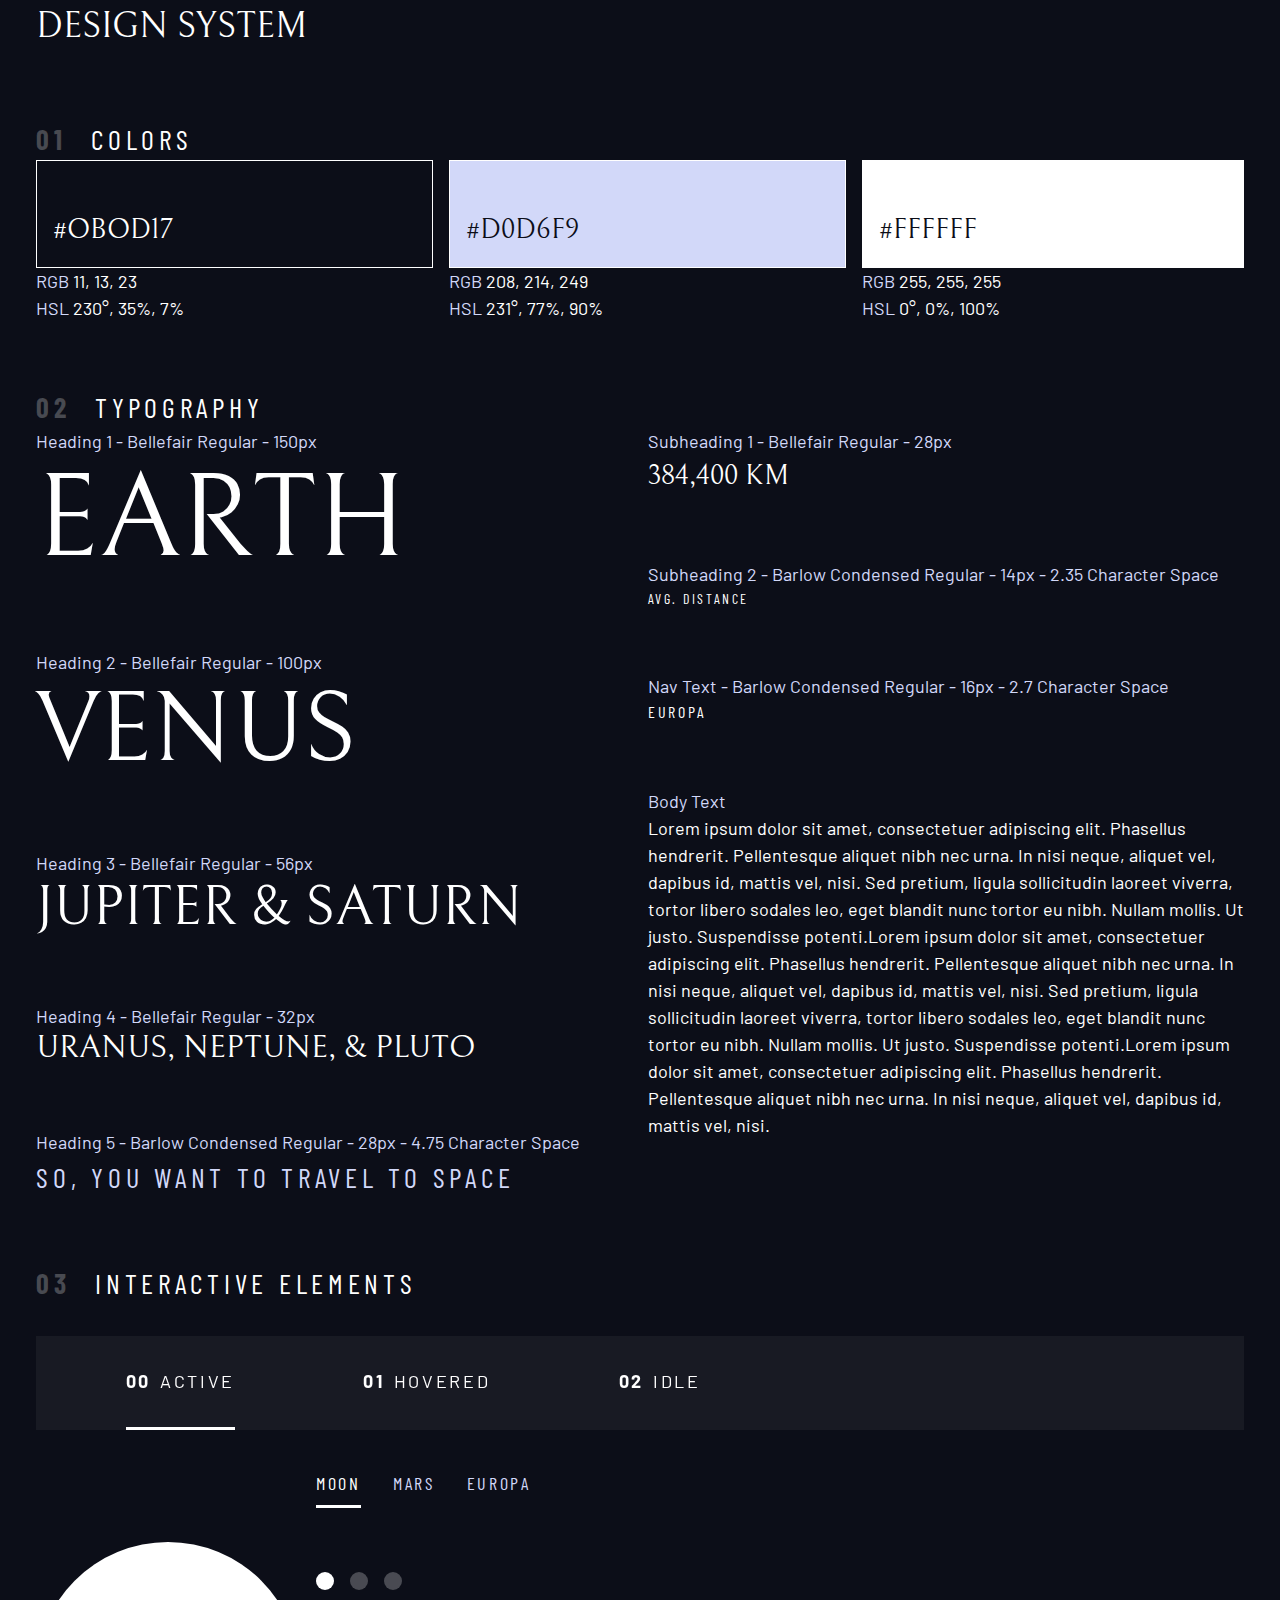
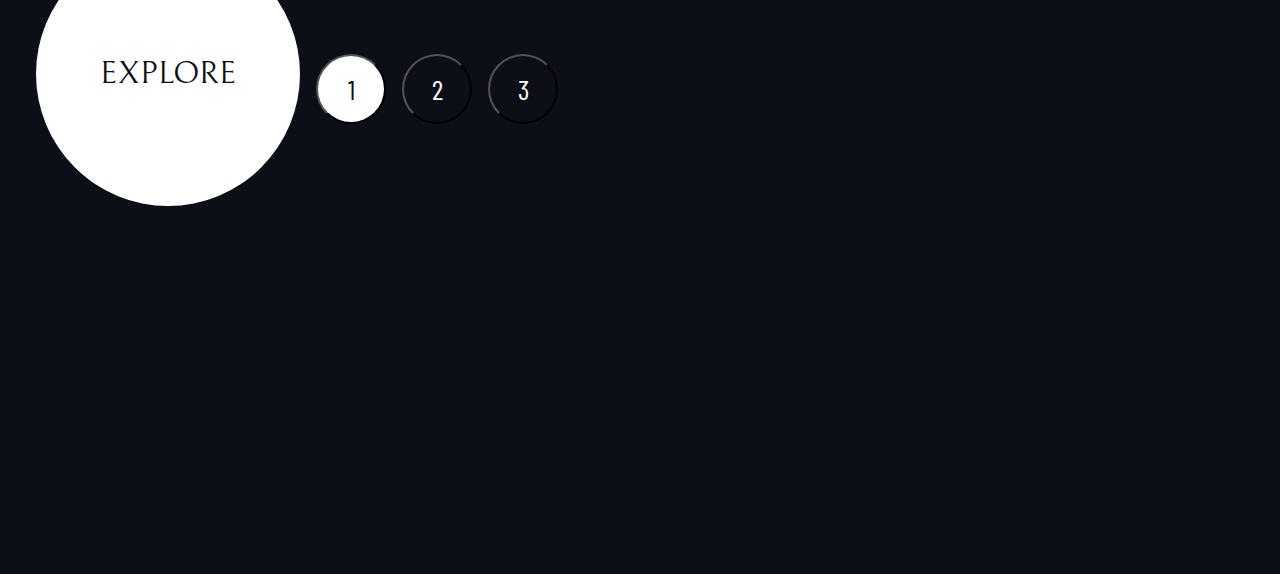
<file: design.html>
<!DOCTYPE html>
<html lang="en">
  <head>
    <meta charset="UTF-8" />
    <link rel="preconnect" href="https://fonts.googleapis.com" />
    <link rel="preconnect" href="https://fonts.gstatic.com" crossorigin />
    <link
      href="https://fonts.googleapis.com/css2?family=Barlow+Condensed:wght@400;700&family=Bellefair&family=Barlow:wght@400;700&display=swap"
      rel="stylesheet"
    />
    <link rel="stylesheet" href="index.css" />
    <meta name="viewport" content="width=device-width, initial-scale=1.0" />
    <title>Design System</title>
  </head>
  <body>
    <div class="container">
      <h1 class="ff-serif uppercase">Design System</h1>

      <section id="colors" style="margin: 4rem 0">
        <h2 class="numbered-title"><span>01</span> colors</h2>
        <div class="flex">
          <div style="flex-grow: 1">
            <div
              class="bg-dark text-white ff-serif fs-500"
              style="padding: 3rem 1rem 1rem; border: 1px solid white"
            >
              #OBOD17
            </div>
            <p><span class="text-accent">RGB</span> 11, 13, 23</p>
            <p><span class="text-accent">HSL</span> 230°, 35%, 7%</p>
          </div>

          <div style="flex-grow: 1">
            <div
              class="bg-accent text-dark ff-serif fs-500"
              style="padding: 3rem 1rem 1rem; border: 1px solid white"
            >
              #D0D6F9
            </div>

            <p><span class="text-accent">RGB</span> 208, 214, 249</p>
            <p><span class="text-accent">HSL</span> 231°, 77%, 90%</p>
          </div>

          <div style="flex-grow: 1">
            <div
              class="bg-white text-dark ff-serif fs-500"
              style="padding: 3rem 1rem 1rem; border: 1px solid white"
            >
              #FFFFFF
            </div>

            <p><span class="text-accent">RGB</span> 255, 255, 255</p>
            <p><span class="text-accent">HSL</span> 0°, 0%, 100%</p>
          </div>
        </div>
      </section>

      <section id="typography" style="margin: 4rem 0">
        <h2 class="numbered-title"><span>02 </span>Typography</h2>
        <div class="flex">
          <div class="flow" style="flex-basis: 100%; --flow-space: 4rem">
            <div>
              <p class="text-accent">Heading 1 - Bellefair Regular - 150px</p>
              <p class="fs-900 ff-serif uppercase">Earth</p>
            </div>
            <div>
              <p class="text-accent">Heading 2 - Bellefair Regular - 100px</p>
              <p class="fs-800 ff-serif uppercase">Venus</p>
            </div>
            <div>
              <p class="text-accent">Heading 3 - Bellefair Regular - 56px</p>
              <p class="fs-700 ff-serif uppercase">Jupiter & Saturn</p>
            </div>
            <div>
              <p class="text-accent">Heading 4 - Bellefair Regular - 32px</p>
              <p class="fs-600 ff-serif uppercase">Uranus, Neptune, & Pluto</p>
            </div>
            <div>
              <p class="text-accent">
                Heading 5 - Barlow Condensed Regular - 28px - 4.75 Character
                Space
              </p>
              <p
                class="text-accent fs-500 uppercase ff-sans-cond letter-spacing-1"
              >
                So, you want to travel to space
              </p>
            </div>
          </div>

          <div class="flow" style="flex-basis: 100%; --flow-space: 4rem">
            <div>
              <p class="text-accent">Subheading 1 - Bellefair Regular - 28px</p>
              <p class="fs-500 ff-serif">384,400 KM</p>
            </div>
            <div>
              <p class="text-accent">
                Subheading 2 - Barlow Condensed Regular - 14px - 2.35 Character
                Space
              </p>
              <p class="fs-200 ff-sans-cond uppercase letter-spacing-3">
                Avg. Distance
              </p>
            </div>
            <div>
              <p class="text-accent">
                Nav Text - Barlow Condensed Regular - 16px - 2.7 Character Space
              </p>
              <p class="fs-300 ff-sans-cond uppercase letter-spacing-2">
                Europa
              </p>
            </div>
            <div>
              <p class="text-accent">Body Text</p>
              <p>
                Lorem ipsum dolor sit amet, consectetuer adipiscing elit.
                Phasellus hendrerit. Pellentesque aliquet nibh nec urna. In nisi
                neque, aliquet vel, dapibus id, mattis vel, nisi. Sed pretium,
                ligula sollicitudin laoreet viverra, tortor libero sodales leo,
                eget blandit nunc tortor eu nibh. Nullam mollis. Ut justo.
                Suspendisse potenti.Lorem ipsum dolor sit amet, consectetuer
                adipiscing elit. Phasellus hendrerit. Pellentesque aliquet nibh
                nec urna. In nisi neque, aliquet vel, dapibus id, mattis vel,
                nisi. Sed pretium, ligula sollicitudin laoreet viverra, tortor
                libero sodales leo, eget blandit nunc tortor eu nibh. Nullam
                mollis. Ut justo. Suspendisse potenti.Lorem ipsum dolor sit
                amet, consectetuer adipiscing elit. Phasellus hendrerit.
                Pellentesque aliquet nibh nec urna. In nisi neque, aliquet vel,
                dapibus id, mattis vel, nisi.
              </p>
            </div>
          </div>
        </div>
      </section>
      <section class="flow" id="interactive-elements">
        <h2 class="numbered-title"><span>03</span> Interactive elements</h2>

        <!-- navigation -->
        <div>
          <nav>
            <ul
              class="primary-navigation underline-indicators flex"
              style="--gap: 8rem"
            >
              <li class="active">
                <a class="uppercase text-white letter-spacing-2" href="#"
                  ><span>00</span>Active</a
                >
              </li>
              <li>
                <a class="uppercase text-white letter-spacing-2" href="#"
                  ><span>01</span>Hovered</a
                >
              </li>
              <li>
                <a class="uppercase text-white letter-spacing-2" href="#"
                  ><span>02</span>Idle</a
                >
              </li>
            </ul>
          </nav>
        </div>

        <div class="flex">
          <div style="margin-top: 5rem">
            <!-- explore button -->
            <a
              href="#"
              class="large-button uppercase ff-serif text-dark bg-white fs-600"
              >Explore</a
            >
          </div>

          <div class="flow" style="margin-bottom: 50vh; --flow-space: 4rem">
            <!-- Tabs -->
            <div class="tab-list underline-indicators flex">
              <button
                aria-selected="true"
                class="btn uppercase text-accent letter-spacing-2 ff-sans-cond bg-dark"
              >
                Moon
              </button>
              <button
                aria-selected="false"
                class="btn uppercase text-accent letter-spacing-2 ff-sans-cond bg-dark"
              >
                Mars
              </button>
              <button
                aria-selected="false"
                class="btn uppercase text-accent letter-spacing-2 ff-sans-cond bg-dark"
              >
                Europa
              </button>
            </div>
            <!-- Dots -->
            <div class="dot-indicators flex">
              <button aria-selected="true">
                <span class="sr-only">Slide title</span>
              </button>
              <button aria-selected="false">
                <span class="sr-only">Slide title</span>
              </button>
              <button aria-selected="false">
                <span class="sr-only">Slide title</span>
              </button>
            </div>
            <!-- Numbers -->
            <div class="numb-btns flex">
              <button
                aria-selected="true"
                class="fs-500 round-btn text-white bg-dark ff-sans-cond"
              >
                1
              </button>
              <button
                aria-selected="false"
                class="fs-500 round-btn text-white bg-dark ff-sans-cond"
              >
                2
              </button>
              <button
                aria-selected="false"
                class="fs-500 round-btn text-white bg-dark ff-sans-cond"
              >
                3
              </button>
            </div>
          </div>
        </div>
      </section>
    </div>
  </body>
</html>
</file>
<file: index.css>
/* custom properties */

:root {
    /* colors */
    --clr-dark: 230 35% 7%;
    --clr-light: 231 77% 90%;
    --clr-white: 0 0% 100%;

    /* fonts */
    --fs-900: clamp(5rem, 8vw + 1rem, 9.375rem);
    --fs-800: 3.5rem;
    --fs-700: 1.5rem;
    --fs-600: 1rem;
    --fs-500: 1rem;
    --fs-400: 0.935rem;
    --fs-300: 1rem;
    --fs-200: 0.875rem;

    /* font-families */
    --ff-serif: "Bellefair", serif;
    --ff-sans-cond: "Barlow Condensed", sans-serif;
    --ff-sans-normal: "Barlow", sans-serif;
}

@media (min-width:35em) {
    :root {
        --fs-800: 5rem;
        --fs-700: 2.5rem;
        --fs-600: 1.5rem;
        --fs-500: 1.25rem;
        --fs-400: 1rem;
    }
}

@media (min-width:45em) {
    :root {
        --fs-800: 6.25rem;
        --fs-700: 3.5rem;
        --fs-600: 2rem;
        --fs-500: 1.75rem;
        --fs-400: 1.125rem;
    }
}

/* box sizing */
*,
*::before,
*::after {
    box-sizing: border-box;
}

/* reset margins */
body,
h1,
h2,
h3,
h4,
h5,
p,
figure,
picture {
    margin: 0;
}

h1,
h2,
h3,
h4,
h5,
p {
    font-weight: 400;
}

/* set up the body */
body {
    font-family: var(--ff-sans-normal);
    font-size: var(--fs-400);
    color: hsl(var(--clr-white));
    background-color: hsl(var(--clr-dark));
    line-height: 1.5;
    min-height: 100vh;

    display: grid;
    grid-template-rows: min-content 1fr;

    overflow-x: hidden;
}

/*  make images easier to work with */
img,
picture {
    max-width: 100%;
    display: block;
}

/* make forms easier to work with */
input,
button,
textarea,
select {
    font: inherit;
}

/* remove animations for people who've turned them off */
@media (prefers-reduced-motion: reduce) {

    *,
    *::before,
    *::after {
        animation-duration: 0.01ms !important;
        animation-iteration-count: 1 !important;
        transition-duration: 0.01ms !important;
        scroll-behavior: auto !important;
    }
}

/* Utility classses */

/* general */
.flex {
    display: flex;
    gap: var(--gap, 1rem);
}

.grid {
    display: grid;
    gap: var(--gap, 1rem);
}

.d-block {
    display: block;
}

.flow>*:where(:not(:first-child)) {
    margin-top: var(--flow-space, 1rem);
}

.flow-space--small {
    --flow-space: 0.75rem
}

.container {
    padding-inline: 2em;
    margin-inline: auto;
    max-width: 80rem;
}


.sr-only {
    position: absolute;
    width: 1px;
    height: 1px;
    padding: 0;
    margin: -1px;
    overflow: hidden;
    clip: rect(0, 0, 0, 0);
    white-space: nowrap;
    /* added line */
    border: 0;
}

.skip-to-content {
    position: absolute;
    z-index: 9999;
    background: hsl(var(--clr-white));
    color: hsl(var(--clr-dark));
    padding: .5em 1em;
    margin-inline: auto;
    transform: translateY(-100%);
    transition: transform 250ms ease-in;
}

.skip-to-content:focus {
    transform: translateY(0);
}

/* colors */

.bg-dark {
    background-color: hsl(var(--clr-dark));
}

.bg-accent {
    background-color: hsl(var(--clr-light));
}

.bg-white {
    background-color: hsl(var(--clr-white));
}

.text-dark {
    color: hsl(var(--clr-dark));
}

.text-accent {
    color: hsl(var(--clr-light));
}

.text-white {
    color: hsl(var(--clr-white));
}

/* typography */


.ff-serif {
    font-family: var(--ff-serif);
}

.ff-sans-cond {
    font-family: var(--ff-sans-cond);
}

.ff-sans-normal {
    font-family: var(--ff-sans-normal);
}

.letter-spacing-1 {
    letter-spacing: 4.75px;
}

.letter-spacing-2 {
    letter-spacing: 2.7px;
}

.letter-spacing-3 {
    letter-spacing: 2.35px;
}

.uppercase {
    text-transform: uppercase;
}

.fs-900 {
    font-size: var(--fs-900);
}

.fs-800 {
    font-size: var(--fs-800);
}

.fs-700 {
    font-size: var(--fs-700);
}

.fs-600 {
    font-size: var(--fs-600);
}

.fs-500 {
    font-size: var(--fs-500);
}

.fs-400 {
    font-size: var(--fs-400);
}

.fs-300 {
    font-size: var(--fs-300);
}

.fs-200 {
    font-size: var(--fs-200);
}

.fs-900,
.fs-800,
.fs-700,
.fs-600 {
    line-height: 1.1;
}

.numbered-title {
    font-size: var(--fs-500);
    font-family: var(--ff-sans-cond);
    letter-spacing: 4.72px;
    text-transform: uppercase;
}

.numbered-title span {
    color: hsl(var(--clr-white) / .25);
    margin-right: 0.5em;
    font-weight: 700;
}

/*  components  */

.large-button {
    font-size: 2rem;
    position: relative;
    display: inline-grid;
    z-index: 1;
    place-items: center;
    aspect-ratio: 1;
    border-radius: 50%;
    padding: 0 2em;
    text-decoration: none;
}

.large-button::after {
    content: '';
    position: absolute;
    z-index: -1;
    background: hsl(var(--clr-white) / .15);
    width: 100%;
    height: 100%;
    border-radius: 50%;
    opacity: 0;
    transition: opacity 500ms linear, transform 750ms ease-in-out;
}

.large-button:hover::after,
.large-button:focus::after {
    opacity: 1;
    transform: scale(1.5);
}

/* primary header */

.logo {
    margin: 1.5rem clamp(1.5rem, 5vw, 3.5rem);
}

.primary-header {
    justify-content: space-between;
    align-items: center;
}

.primary-navigation {
    --gap: clamp(1.5rem, 5vw, 3.5rem);
    --underline-gap: 2rem;
    list-style: none;
    padding: 0;
    margin: 0;
    backdrop-filter: blur(1.5rem);
    background: hsl(var(--clr-white) / .05);
}

.primary-navigation a {
    text-decoration: none;
}

.primary-navigation a>span {
    font-weight: 700;
    margin-right: 0.5em;
}

.mobile-nav-toggle {
    display: none;
}

@media (max-width: 35rem) {
    .primary-navigation {
        --underline-gap: 0.5rem;
        position: fixed;
        z-index: 100;
        inset: 0 0 0 30%;
        list-style: none;
        padding: min(20rem, 15vh) 2rem;
        margin: 0;
        flex-direction: column;
        transform: translateX(100%);
        transition: transform 0.2s ease-in-out;
    }

    .primary-navigation[data-visible="true"] {
        transform: translateX(0);

    }

    .primary-navigation.underline-indicators>.active {
        border: 0;
    }

    .mobile-nav-toggle {
        display: block;
        position: absolute;
        z-index: 200;
        right: 1rem;
        top: 2rem;
        background: transparent;
        background-image: url(/assets/shared/icon-hamburger.svg);
        background-repeat: no-repeat;
        background-position: center;
        width: 1.5rem;
        aspect-ratio: 1;
        border: 0;
    }

    .mobile-nav-toggle[aria-expanded="true"] {
        background-image: url(/assets/shared/icon-close.svg);
    }


    .mobile-nav-toggle:focus-visible {
        outline: 5px solid white;
        outline-offset: 5px;
    }
}

@media (min-width: 35em) {
    .primary-navigation {
        padding-inline: clamp(3rem, 7vw, 7rem);
    }
}

@media (min-width: 35em) and (max-width:44.999em) {
    .primary-navigation a>span {
        display: none;
    }
}

@media (min-width: 45em) {
    .primary-header::after {
        content: '';
        display: block;
        position: relative;
        height: 1px;
        width: 100%;
        background: hsl(var(--clr-white) / .25);
        margin-right: -2.5rem;
        order: 1;
    }

    nav {
        order: 2;
    }

    .primary-navigation {
        margin-block: 2rem;
    }
}

.underline-indicators>* {
    padding: var(--underline-gap, 0.5rem) 0;
    border: 0;
    cursor: pointer;
    border-bottom: 0.2rem solid hsl(var(--clr-light) / 0);
    background-color: transparent;
}

.underline-indicators>*:hover,
.underline-indicators>*:focus {
    border-color: hsl(var(--clr-white) / .5);
}

.underline-indicators>.active,
.underline-indicators>[aria-selected="true"] {
    border-color: hsl(var(--clr-white) / 1);
    color: hsl(var(--clr-white) / 1);
}

.tab-list {
    --gap: 2rem;
}

.dot-indicators>* {
    cursor: pointer;
    border: 0;
    border-radius: 50%;
    padding: .5em;
    background-color: hsl(var(--clr-white) / .25);
}

.dot-indicators>*:hover,
.dot-indicators>*:focus {
    background-color: hsl(var(--clr-white) / .5);
}

.dot-indicators>[aria-selected="true"] {
    background-color: hsl(var(--clr-white) / 1);
}


.numb-btns button {
    cursor: pointer;
    /* margin-left: 5em; */
    width: 70px;
    --gap: 2em;
    aspect-ratio: 1;
    border-radius: 50%;
    padding: 0 0.2em;
    text-decoration: none;
}

.numb-btns>*:hover,
.numb-btns>*:focus {
    border-color: hsl(var(--clr-white));
}

.numb-btns>[aria-selected="true"] {
    color: hsl(var(--clr-dark));
    background-color: hsl(var(--clr-white) / 1);
}

/* page specific bg*/
body {
    background-size: cover;
    background-position: bottom center;
}

/* home */

.home {
    background-image: url(/assets/home/background-home-mobile.jpg);
}

@media (min-width: 35rem) {
    .home {
        background-position: center center;
        background-image: url(/assets/home/background-home-tablet.jpg);
    }
}

@media (min-width: 45rem) {
    .home {
        background-image: url(/assets/home/background-home-desktop.jpg);
    }
}

/* destination */

.destination {
    background-image: url(/assets/home/background-destination-mobile.jpg);
}

@media (min-width: 35rem) {
    .destination {
        background-position: center center;
        background-image: url(/assets/home/background-destination-tablet.jpg);
    }
}

@media (min-width: 45rem) {
    .destination {
        background-image: url(/assets/home/background-destination-desktop.jpg);
    }
}

/* crew */

.crew {
    background-image: url(./assets/crew/background-crew-mobile.jpg);
}

@media (min-width: 35rem) {
    .crew {
        background-position: center center;
        background-image: url(./assets/crew/background-crew-tablet.jpg);
    }
}

@media (min-width: 45rem) {
    .crew {
        background-image: url(./assets/crew/background-crew-desktop.jpg);
    }
}

/* technology */
.technology {
    background-image: url(./assets/technology/background-technology-mobile.jpg);
}

@media (min-width: 35rem) {
    .technology {
        background-position: center center;
        background-image: url(./assets/technology/background-technology-tablet.jpg);
    }

}

@media (min-width: 45rem) {
    .technology {
        background-image: url(./assets/technology/background-technology-desktop.jpg);
    }
}

/* layout */

.grid-container {
    text-align: center;
    display: grid;
    place-items: center;
    padding-inline: 1rem;
    padding-bottom: 4rem;
}

.grid-container p:not([class]) {
    max-width: 50ch
}

.numbered-title {
    grid-area: title;
}

/*  destination layout */
.grid-container--destination {
    --flow-space: 2rem;
    grid-template-areas:
        'title'
        'image'
        'tabs'
        'content';
}

.grid-container--destination>picture {
    grid-area: image;
    max-width: 60%;
    align-self: flex-start;
}

.grid-container--destination>.tab-list {
    grid-area: tabs;
}

.grid-container--destination>.destination-info {
    grid-area: content;
}

.destination-meta {
    flex-direction: column;
    border-top: 1px solid hsl(var(--clr-white)) / .1;
    padding-top: 2.5rem;
    margin-top: 2.5rem;
}

destination-meta p {
    font-size: 1.75rem;
}

/* crew layout */

.grid-container--crew {
    --flow-space: 2rem;
    grid-template-areas:
        'title'
        'image'
        'tabs'
        'content';
}

.grid-container--crew>picture {
    grid-area: image;
    max-width: 60%;
    border-bottom: 1px solid hsl(var(--clr-white)) / .1;
}

.grid-container--crew>.dot-indicators {
    grid-area: tabs;
}

.grid-container--crew>.crew-details {
    grid-area: content;
}

.crew-details h2 {
    opacity: 0.5;
}

/* technology layout */

.grid-container--technology {
    --flow-space: 2rem;
    grid-template-areas:
        'title'
        'image'
        'tabs'
        'content';
}

.grid-container--technology>picture {
    grid-area: image;
    max-width: 100%;
}

.grid-container--technology>.numb-btns {
    grid-area: tabs;
}

.grid-container--technology>.technology-details {
    grid-area: content;
}

/* media */

@media (min-width:35em) {
    .numbered-title {
        justify-self: start;
        margin-top: 2rem;
    }

    .destination-meta {
        flex-direction: row;
        justify-content: space-evenly;
    }

    .grid-container--crew {
        padding-bottom: 0;
        grid-template-areas:
            'title'
            'content'
            'tabs'
            'image';
    }
}

@media (min-width:45em) {
    .grid-container {
        text-align: left;
        column-gap: var(--container-gap, 2rem);
        grid-template-columns: minmax(2rem, 1fr) repeat(2, minmax(0, 30rem)) minmax(2rem, 1fr);
    }

    .grid-container--home {
        padding-bottom: max(6rem, 20vh);
        align-items: end;
    }

    .grid-container--home>*:first-child {
        grid-column: 2;
    }

    .grid-container--home>*:last-child {
        grid-column: 3;
    }

    .grid-container--destination {
        justify-items: start;
        align-content: start;
        grid-template-areas:
            '. title title .'
            '. image tabs .'
            '. image content .';
    }

    .grid-container--destination>picture,
    .grid-container--crew>picture,
    .grid-container--technology {
        max-width: 90%;
    }

    .destination-meta {
        justify-content: start;
        --gap: min(6vw, 6rem);
    }

    .grid-container--crew {
        grid-template-columns: minmax(1rem, 1fr) minmax(0, 37rem) minmax(0, 20rem) minmax(1rem, 1fr);
        justify-items: start;
        grid-template-areas:
            '. title title .'
            '. content image .'
            '. tabs image .';
    }

    .grid-container--technology {
        grid-template-columns: minmax(1rem, 1fr) minmax(0, 10rem) minmax(0, 40rem) minmax(0, 40rem) minmax(1rem, 1fr);
        justify-items: center;
        grid-template-areas:
            '. . title title .'
            '. tabs content image .'
            '. tabs content image .';
    }

    /* .grid-container--crew>.dot-indicators {
        justify-self: start;
    } */


    .grid-container--crew>picture,
    .grid-container--technology>picture {
        grid-column: span 2;
        align-self: flex-end;
        max-width: 80%;
    }

    .grid-container--technology .numb-btns {
        flex-direction: column;
    }

}
</file>
